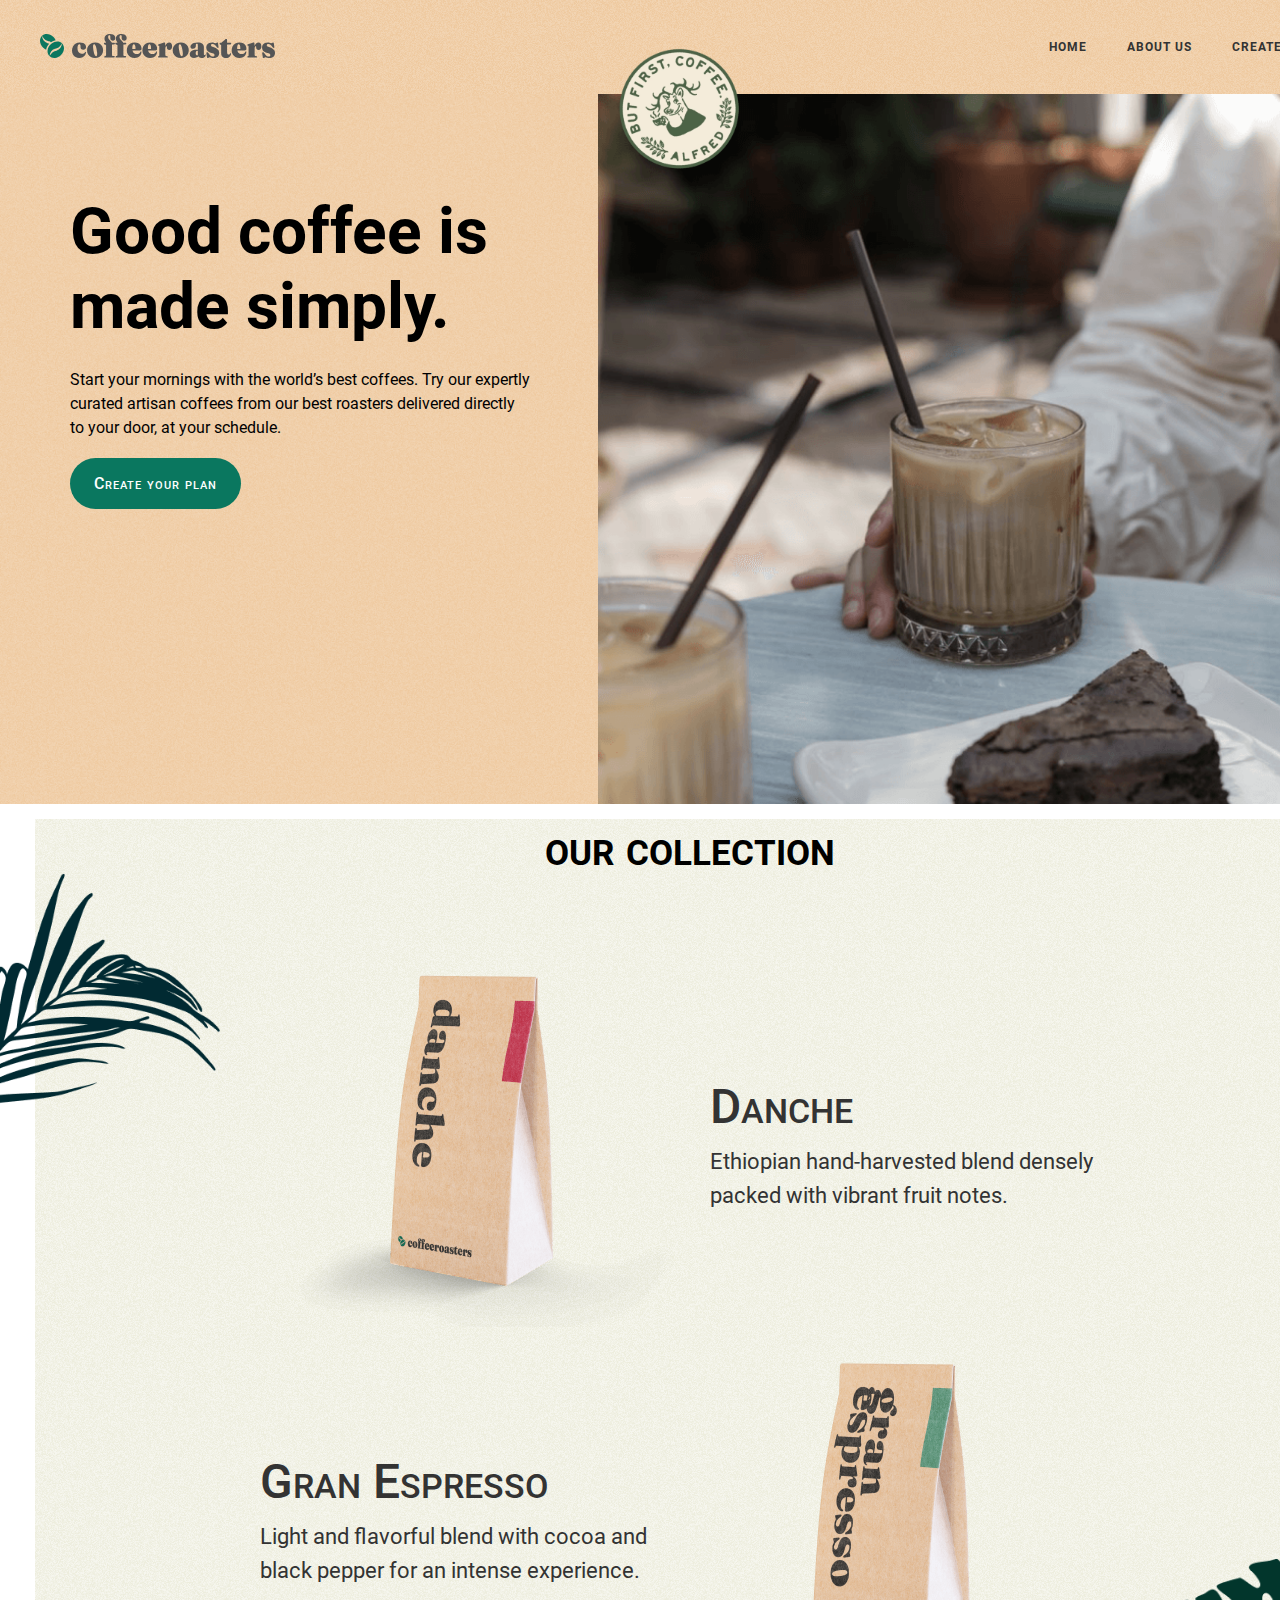
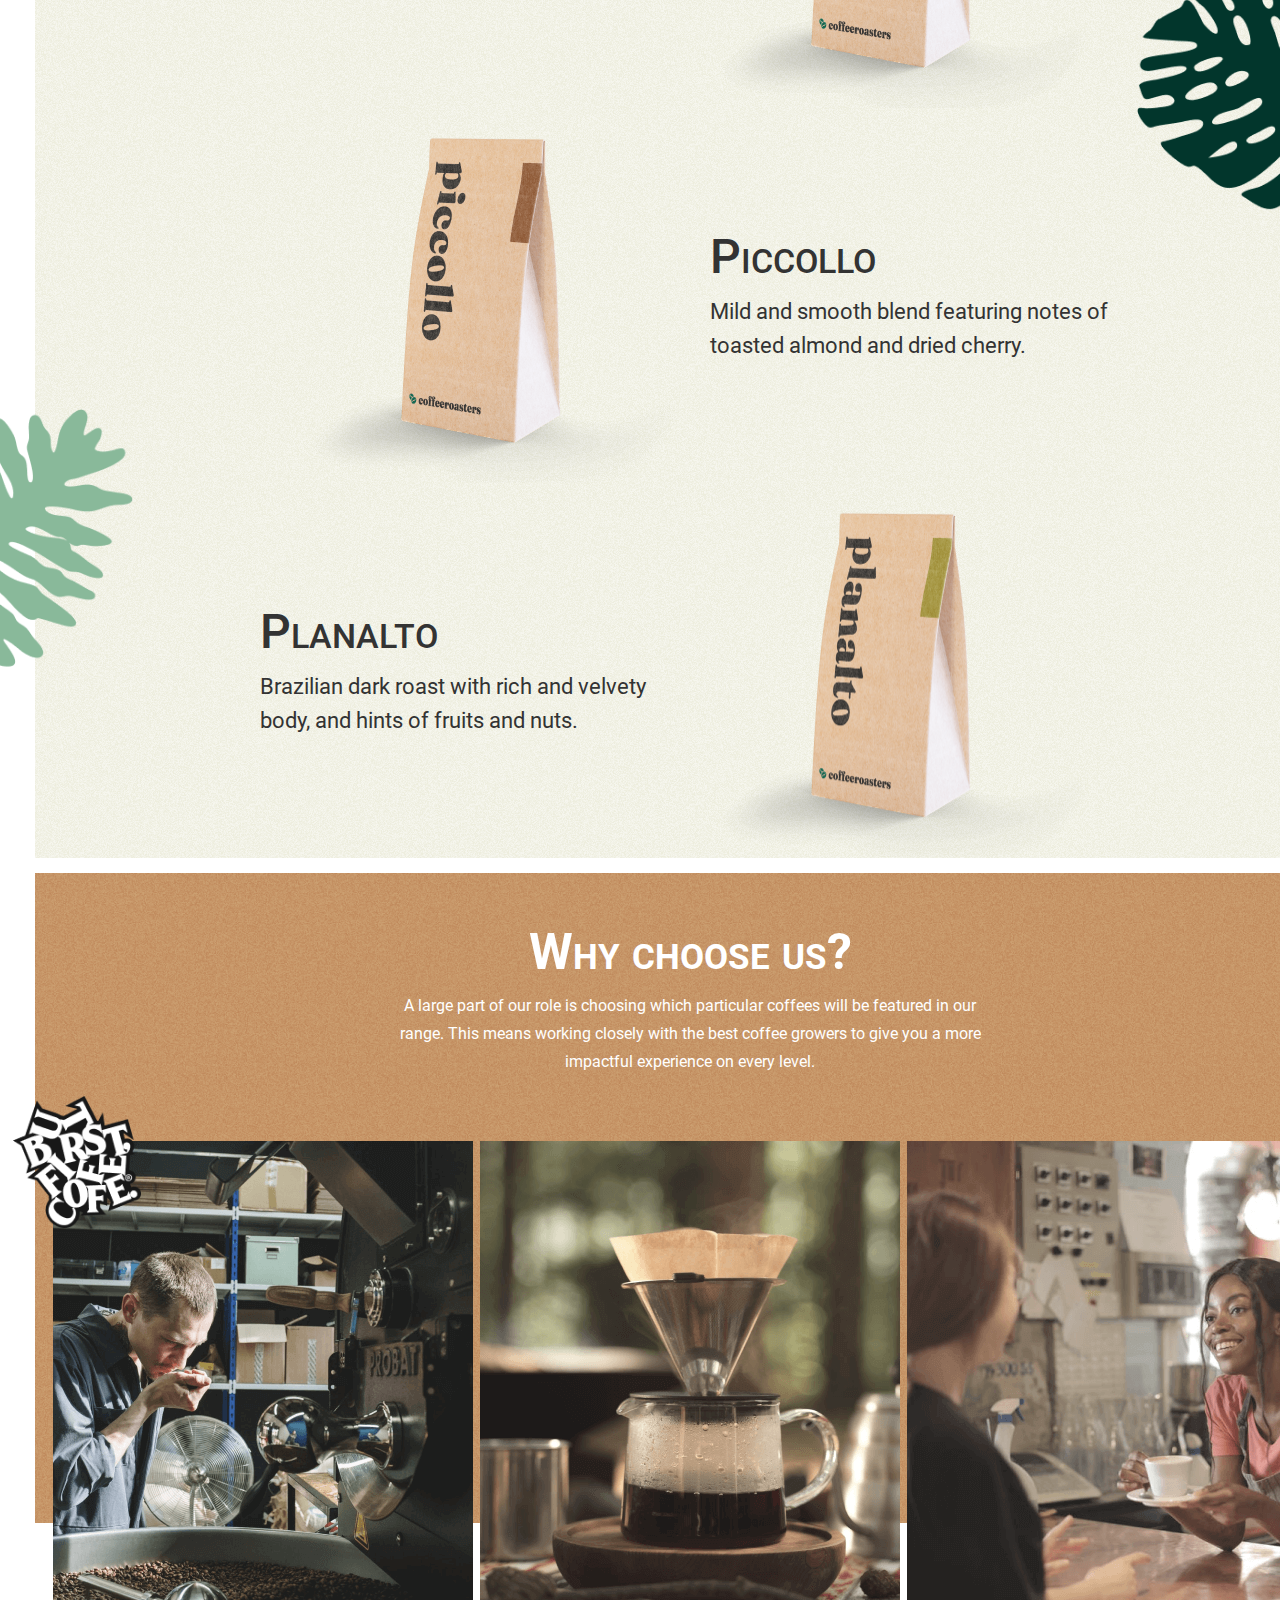
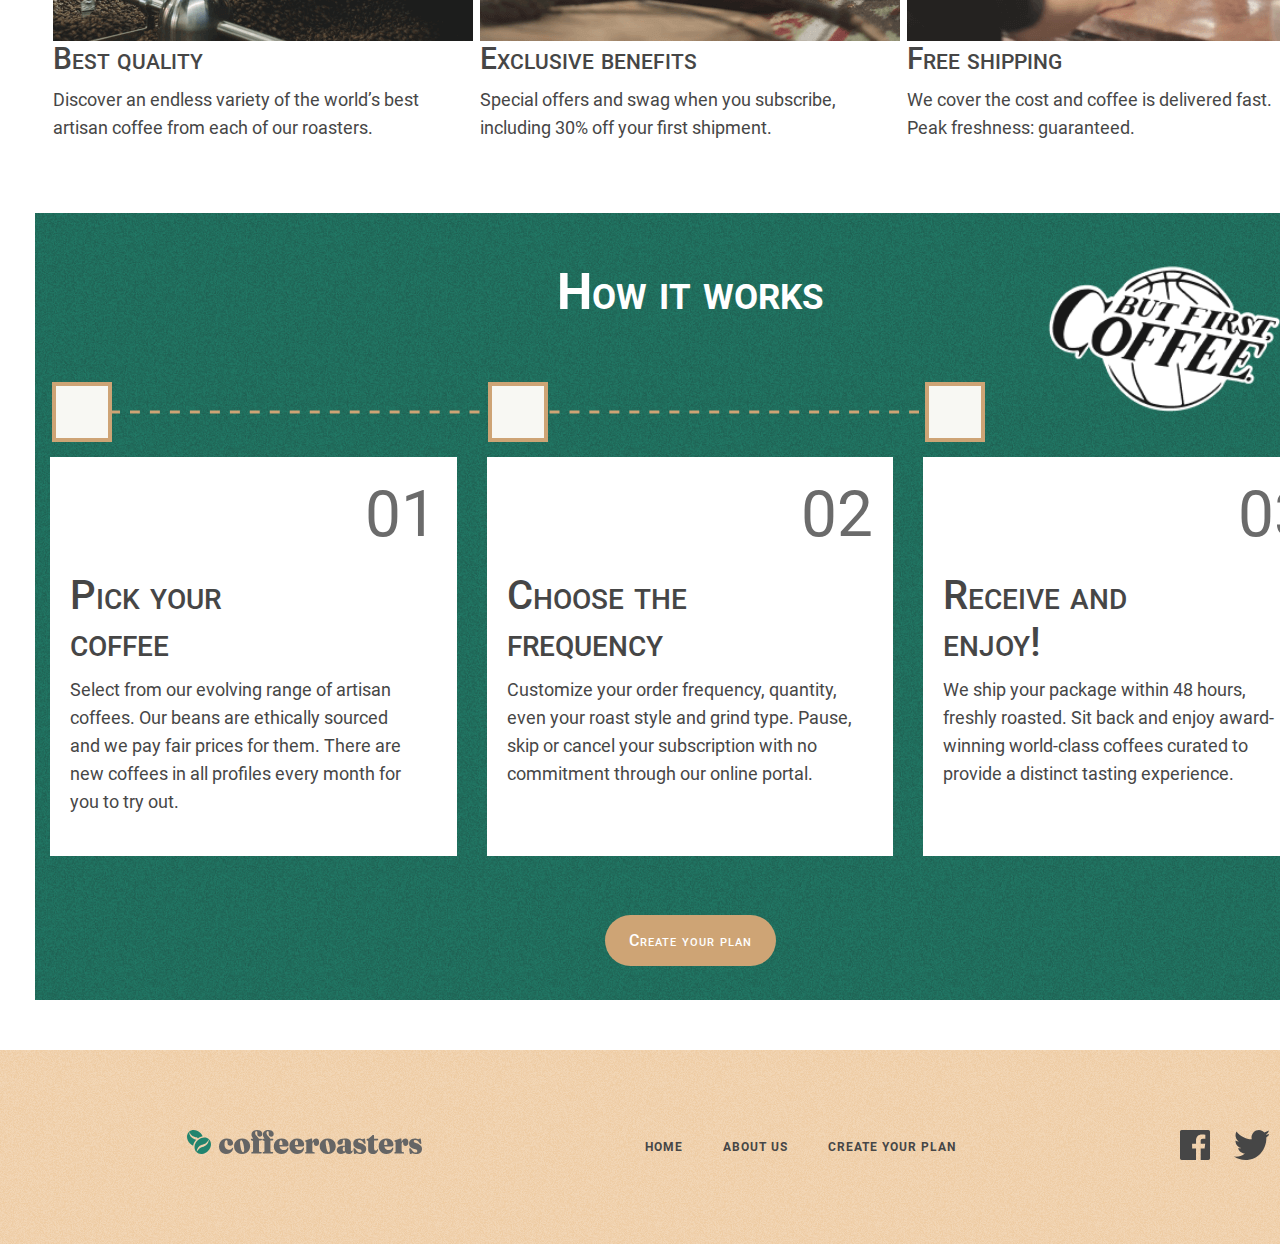
<file: index.html>
<!DOCTYPE html>
<html lang="en">
<head>
  <meta charset="UTF-8">
  <meta http-equiv="X-UA-Compatible" content="IE=edge">
  <meta name="viewport" content="width=device-width, initial-scale=1.0">
  <link rel="stylesheet" href=".//css/main.css">
  <title>Document</title>
</head>
<body>
  <header>
    <section class="header__hero">
      <h1 class="visually-hidden">MacCoffee</h1>
      <div class="container">
        <div class="header-item">
          <a href="./index.html">
            <img class="header-img" src="./images/coffe.svg" 
            alt="Coffe"
            width="235"
            height="24">
          </a>
          <nav>
            <ul class="header-item-in__in">
              
              <li>
                <a class="header-link" href="./index.html">
                  <p class="header-title">HOME</p>
                </a>
              </li>
              
              <li>
                <a class="header-link" href="./cofee.html">
                  <p class="header-title">ABOUT US</p>
                </a>
              </li>
              
              <li>
                <a class="header-link" href="#">
                  <p class="header-title">Create your plan</p>
                </a>
              </li>
              
            </ul>
            
          </nav>
          
        </div>
        
      </div>
      
    </section>
    
  </header>
  
  
  <main>
    <section class="main-one-box">
      <div class="container">
        <div>
          <div class="main-one-box_in">
            
            <h2 class="main-one-box_title">
              Good coffee is made simply.
            </h2>
            
            <p class="main-one-box_title_in">
              Start your mornings with the world’s best coffees. Try our expertly curated artisan coffees from our best roasters delivered directly to your door, at your schedule.
            </p>
            
            <a class="main-one-box_link" href="#">
              Create your plan
            </a>
            
          </div>
        </div>
        
      </div>
    </section>
    
    <section>
      <div class="container">
        <div class="main-two-box__in">
          
          <h2  class="main-two-box__in-in">
            our collection
          </h2>
          
          <ol class="main-two-box-title">
            <li class="main-two-box-title__in">
              <img src="./images/kopi1.png" 
              srcset=" ./images/kopi1.png 1x , ./images/kopi1@2x.png 2x"
              alt="Dowland"
              width="450"
              height="375">
              
              <div class="main-two_title__in">
                <h3 class="main-two-box-item">
                  Danche
                </h3>
                
                <p class="main-two-box-item-in">
                  Ethiopian hand-harvested blend densely packed with vibrant fruit notes.
                </p>
              </div>
              
            </li>
            
            <li class="main-two-box-title__in">
              <img src="./images/kopi2.png" 
              srcset=" ./images/kopi2.png 1x , ./images/kopi2@2x.png 2x"
              alt="Dowland"
              width="450"
              height="375">
              
              <div class="main-two_title__in">
                <h3 class="main-two-box-item">
                  Gran Espresso
                </h3>
                
                <p class="main-two-box-item-in">
                  Light and flavorful blend with cocoa and black pepper for an intense experience.
                </p>
              </div>
              
            </li>
            
            <li class="main-two-box-title__in">
              <img src="./images/kopi3.png" 
              srcset=" ./images/kopi3.png 1x , ./images/kopi3@2x.png 2x"
              alt="Dowland"
              width="450"
              height="375">
              
              <div class="main-two_title__in">
                <h3 class="main-two-box-item">
                  Piccollo
                </h3>
                
                <p class="main-two-box-item-in">
                  Mild and smooth blend featuring notes of toasted almond and dried cherry.
                </p>
              </div>
              
            </li>
            
            <li class="main-two-box-title__in">
              <img src="./images/kopi4.png" 
              srcset=" ./images/kopi4.png 1x , ./images/kopi4@2x.png 2x"
              alt="Dowland"
              width="450"
              height="375">
              
              <div class="main-two_title__in">
                <h3 class="main-two-box-item">
                  Planalto
                </h3>
                
                <p class="main-two-box-item-in">
                  Brazilian dark roast with rich and velvety body, and hints of fruits and nuts.
                </p>
              </div>
              
            </li>
          </ol>
        </div>
      </div>
    </section>
    
    
    <section>
      <div class="container">
        <div class="main-there__inner">
          <div class="main-there-box">
            <div class="main-there-box__in-go">
              <div class="main-there-box__in">
                <h1 class="main-there-box__in-inner">
                  Why choose us?
                </h1>
                <p class="main-there-box__in-inner__in">
                  A large part of our role is choosing which particular coffees will be featured in our range. This means working closely with the best coffee growers to give you a more impactful experience on every level.
                </p>
              </div>
            </div>
            <ul class="main-there-item">
              <li class="main-there-item-in">
                <img src="./images/chel.png" 
                srcset=" ./images/chel.png 1x , ./images/chel@2x.png 2x"
                alt="Man"
                width="420"
                height="500">
                <h3 class="main-there-item-in__inner">
                  Best quality
                </h3>
                <p class="main-there-item-in__inner-in">
                  Discover an endless variety of the world’s best artisan coffee from each of our roasters.
                </p>
              </li>
              
              <li class="main-there-item-in">
                <img src="./images/coco.png" 
                srcset=" ./images/coco.png 1x , ./images/coco@2x.png 2x"
                alt="Man"
                width="420"
                height="500">
                <h3 class="main-there-item-in__inner">
                  Exclusive benefits
                </h3>
                <p class="main-there-item-in__inner-in">
                  Special offers and swag when you subscribe, including 30% off your first shipment.
                </p>
              </li>
              
              <li class="main-there-item-in">
                <img src="./images/odam.png" 
                srcset=" ./images/odam.png 1x , ./images/odam@2x.png 2x"
                alt="Man"
                width="420"
                height="500">
                <h3 class="main-there-item-in__inner">
                  Free shipping
                </h3>
                <p class="main-there-item-in__inner-in">
                  We cover the cost and coffee is delivered fast. Peak freshness: guaranteed.
                </p>
              </li>
              
            </ul>
            
          </div>
        </div>
        
      </div>
      
    </section>
    
    <section>
      <div class="container">
        <div class="main-four__inner">
          <h2 class="main-four-box">
            How it works
          </h2>
          
          <div class="main-four-box-item">
            <span class="main-four-box-item__in"></span>
            <span class="main-four-box-item__in"></span>
            <span class="main-four-box-item__in"></span>
          </div>
          
          <ol class="main-four-box-title">
            <li class="main-four-box-title__in">
              <div>
                <p class="main-four-box-title__in-inner">01</p>
              </div>
              <div class="main-four-box-title__go">
                <h2 class="main-four-box-item-go">
                  Pick your coffee
                </h2>
                <p class="main-four-box-item-go__in">
                  Select from our evolving range of artisan coffees. Our beans are ethically sourced and we pay fair prices for them. There are new coffees in all profiles every month for you to try out.
                </p>
              </div>
            </li>
            
            <li class="main-four-box-title__in">
              <div>
                <p class="main-four-box-title__in-inner">02</p>
              </div>
              <div class="main-four-box-title__go">
                <h2 class="main-four-box-item-go">
                  Choose the frequency
                </h2>
                <p class="main-four-box-item-go__in">
                  Customize your order frequency, quantity, even your roast style and grind type. Pause, skip or cancel your subscription with no commitment through our online portal.
                </p>
              </div>
            </li>
            
            <li class="main-four-box-title__in">
              <div>
                <p class="main-four-box-title__in-inner">03</p>
              </div>
              <div class="main-four-box-title__go">
                <h2 class="main-four-box-item-go">
                  Receive and enjoy!
                </h2>
                <p class="main-four-box-item-go__in">
                  We ship your package within 48 hours, freshly roasted. Sit back and enjoy award-winning world-class coffees curated to provide a distinct tasting experience.
                </p>
              </div>
            </li>
            
          </ol>
          
          <div class="main-four-box-text">
            <a class="main-four-box-link" href="#">
              Create your plan
            </a>
          </div>
          
        </div>
        
      </div> 
    </section>
    
  </main>
  
  <footer>
    <section class="footer-in">
      <div class="container">
        <div class="footer-box">
          <a href="./index.html">
            <img class="footer-img" src="./images/coffe.svg" 
            alt="Coffe"
            width="235"
            height="24">
          </a>
          
          <ul class="footer-box-in">
            
            <li>
              <a class="header-link" href="./index.html">
                <p class="header-title">HOME</p>
              </a>
            </li>
            
            <li>
              <a class="header-link" href="#">
                <p class="header-title">ABOUT US</p>
              </a>
            </li>
            
            <li>
              <a class="header-link" href="#">
                <p class="header-title">Create your plan</p>
              </a>
            </li>
            
          </ul>
          
          <div class="footer-box-item">
            <a style="text-decoration: none;" href="https://www.facebook.com/accounts/login/">
              <img class="footer-box-pic" src="./images/facebook.svg" 
              alt="facebook"
              width="30"
              height="30">
            </a>
           
            
            <a style="text-decoration: none;" href="https://www.twitter.com/accounts/login/">
              <img class="footer-box-pic" src="./images/tvitter.svg" 
              alt="twitter"
              width="35"
              height="30">
            </a>
           
            
            <a style="text-decoration: none;" href="https://www.instagram.com/accounts/login/">
              <img class="footer-box-pic" src="./images/insta.svg" 
              alt="insta"
              width="30"
              height="30">
            </a>
            
          </div>
          
          
        </div>
      </div>
      
    </section>
  </footer>
  
  
</body>
</html>
</file>
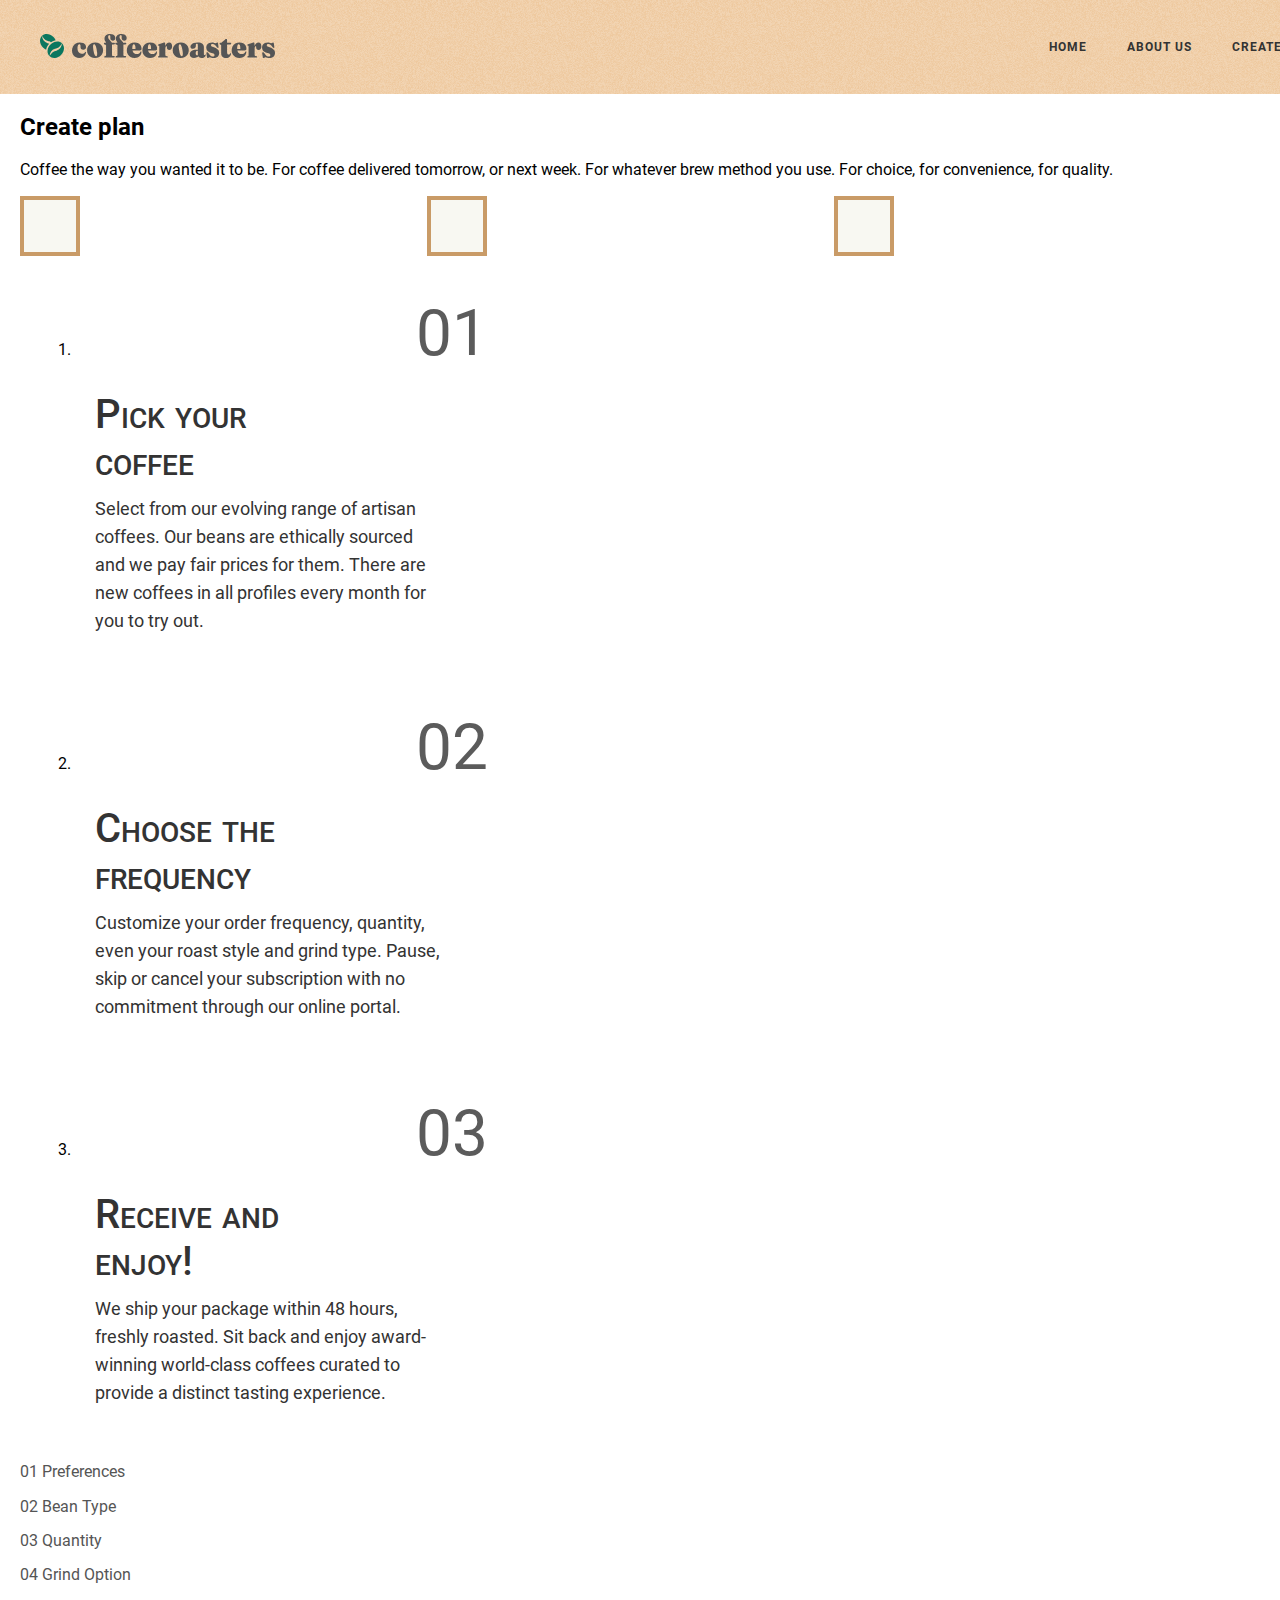
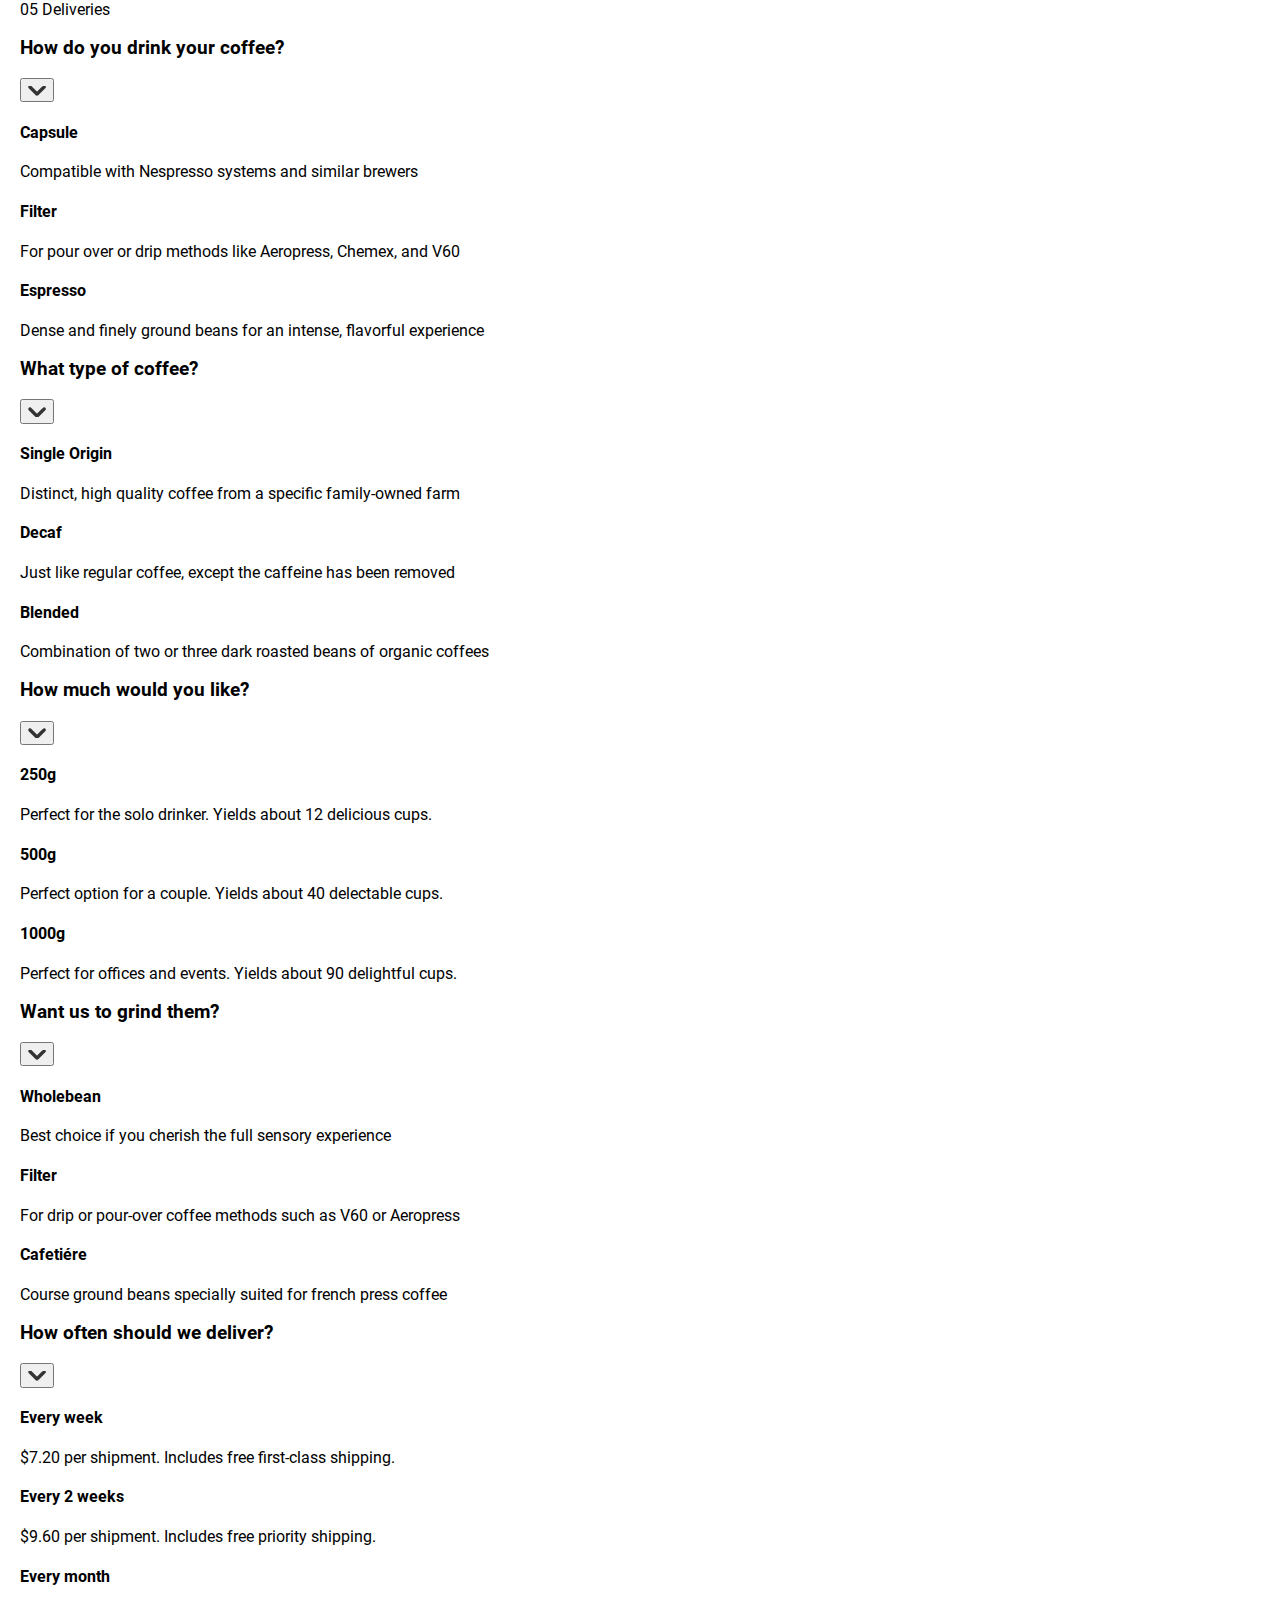
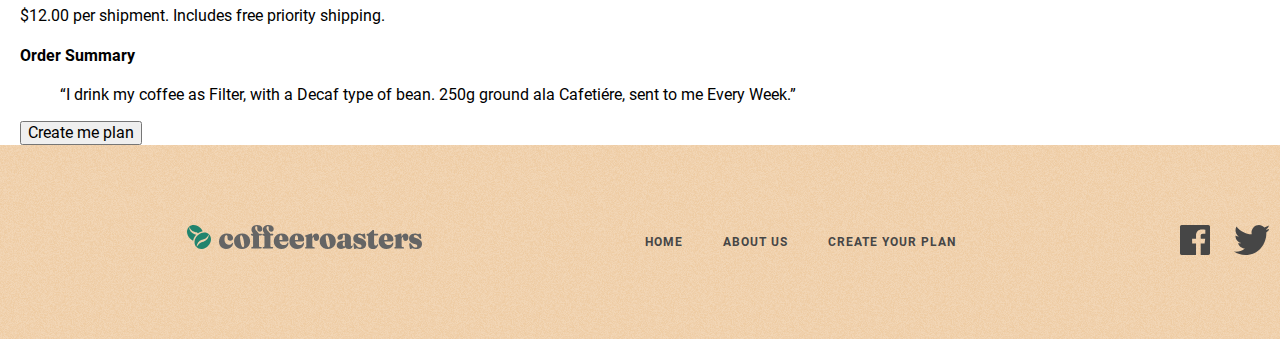
<file: cofe.html>
<!DOCTYPE html>
<html lang="en">
<head>
  <meta charset="UTF-8">
  <meta http-equiv="X-UA-Compatible" content="IE=edge">
  <meta name="viewport" content="width=device-width, initial-scale=1.0">
  <title>Document</title>
  <link rel="stylesheet" href=".//css/main.css">
</head>
<body>
  <header>
    <section class="header__hero">
      <h1 class="visually-hidden">MacCoffee</h1>
      <div class="container">
        <div class="header-item">
          <a href="./index.html">
            <img class="header-img" src="./images/coffe.svg" 
            alt="Coffe"
            width="235"
            height="24">
          </a>
          <nav>
            <ul class="header-item-in__in">
              
              <li>
                <a class="header-link" href="./index.html">
                  <p class="header-title">HOME</p>
                </a>
              </li>
              
              <li>
                <a class="header-link" href="./cofee.html">
                  <p class="header-title">ABOUT US</p>
                </a>
              </li>
              
              <li>
                <a class="header-link" href="./cofe.html">
                  <p class="header-title">Create your plan</p>
                </a>
              </li>
              
            </ul>
            
          </nav>
          
        </div>
        
      </div>
      
    </section>
    
  </header>
  
  <main>
    <section class="_there-main-box-one">
      <div class="container">
        <div>
          <div class="_there-main-box-one-inner">
            
            <h2 class="_there-main-box-one-inner-go">
              Create plan
            </h2>
            
            <p class="_there-main-box-one-inner-in">
              Coffee the way you wanted it to be. For coffee delivered tomorrow, or next week. For whatever brew method you use. For choice, for convenience, for quality.
            </p>
            
          </div>
        </div>
        
      </div>
    </section>
    
    <section>
      <div class="container">
        <div class="main-four__inner-in">
          
          <div class="main-four-box-item_there">
            <span class="main-four-box-item__in"></span>
            <span class="main-four-box-item__in"></span>
            <span class="main-four-box-item__in"></span>
          </div>
          
          <ol class="main-four-box-title_there">
            <li class="main-four-box-title__in">
              <div>
                <p class="main-four-box-title__in-inner">01</p>
              </div>
              <div class="main-four-box-title__go">
                <h2 class="main-four-box-item-go">
                  Pick your coffee
                </h2>
                <p class="main-four-box-item-go__in">
                  Select from our evolving range of artisan coffees. Our beans are ethically sourced and we pay fair prices for them. There are new coffees in all profiles every month for you to try out.
                </p>
              </div>
            </li>
            
            <li class="main-four-box-title__in">
              <div>
                <p class="main-four-box-title__in-inner">02</p>
              </div>
              <div class="main-four-box-title__go">
                <h2 class="main-four-box-item-go">
                  Choose the frequency
                </h2>
                <p class="main-four-box-item-go__in">
                  Customize your order frequency, quantity, even your roast style and grind type. Pause, skip or cancel your subscription with no commitment through our online portal.
                </p>
              </div>
            </li>
            
            <li class="main-four-box-title__in">
              <div>
                <p class="main-four-box-title__in-inner">03</p>
              </div>
              <div class="main-four-box-title__go">
                <h2 class="main-four-box-item-go">
                  Receive and enjoy!
                </h2>
                <p class="main-four-box-item-go__in">
                  We ship your package within 48 hours, freshly roasted. Sit back and enjoy award-winning world-class coffees curated to provide a distinct tasting experience.
                </p>
              </div>
            </li>
            
          </ol>
          
        </div>
        
      </div> 
    </section>
    
    <section>
      <div class="container">
        <div class="_there-main-there-box">
          <div class="_there-main-there-box-in">
            <p class="_there-main-there-box-in--go">
              <a style="text-decoration: none; color: #555555;" href="#">
                01 Preferences
              </a>
            </p>
            
            <p class="_there-main-there-box-in--go">
              <a style="text-decoration: none; color: #555555;" href="#">
                02 Bean Type
              </a>             
            </p>
            
            <p class="_there-main-there-box-in--go">
              <a style="text-decoration: none; color: #555555;" href="#">
                03 Quantity
              </a>            
            </p>
            
            <p class="_there-main-there-box-in--go">
              <a style="text-decoration: none; color: #555555;" href="#">
                04 Grind Option
              </a>           
            </p>
            
            <p class="_there-main-there-box-in--go-in">
              <a style="text-decoration: none; color: #000000;" href="#">
                05 Deliveries
              </a>
            </p>
            
          </div>
          
          <form class="box__box" action="https://echo.htmlacademy.ru/" method="post">
            <div class="box_content">
              <div class="box">
                <h3  class="box-in__go">
                  How do you drink your coffee?
                </h3>
                <button class="box-in" type="button">
                  <img src="../images/ugl.png"
                  srcset=" ../images/ugl.png 1x, ../images/ugl@2x.png 2x" 
                  alt="DOCTYPE"
                  width="18"
                  height="10">
                </button>
              </div>
              
              <div class="box-content">
                <div class="box-main-in__inner">
                  <label class="box-label" for="one">
                    <input class="visually-hidden" type="radio" id="one" name="Capsule">
                    <div class="box-main">
                      <h4 class="box-main-in">
                        Capsule
                      </h4>
                      <p class="box-main-go">
                        Compatible with Nespresso systems and similar brewers
                      </p>
                    </div>
                  </label>
                 
                  
                  <label class="box-label" for="aloo" >
                    <input class="visually-hidden" type="radio" id="aloo" name="Filter">
                    <div class="box-main">
                      <h4 class="box-main-in">
                        Filter
                      </h4>
                      <p class="box-main-go">
                        For pour over or drip methods like Aeropress, Chemex, and V60
                      </p>
                    </div>
                  </label>
                 
                  
                  <label class="box-label" for="dada">
                    <input class="visually-hidden" type="radio" id="dada" name=" Espresso">
                    <div class="box-main">
                      <h4 class="box-main-in">
                        Espresso
                      </h4>
                      <p class="box-main-go">
                        Dense and finely ground beans for an intense, flavorful experience
                      </p>
                    </div>
                  </label>
                 
                
              </div>
              
            </div>

            <div class="box_content__in">
              <div class="box">
                <h3  class="box-in__go">
                  What type of coffee?
                </h3>
                <button class="box-in__inner" type="button">
                  <img src="../images/ugl.png"
                  srcset=" ../images/ugl.png 1x, ../images/ugl@2x.png 2x" 
                  alt="DOCTYPE"
                  width="18"
                  height="10">
                </button>
              </div>
              
              <div class="box-content">
                <div class="box-main-in__inner">
                  <label class="box-label" for="two">
                    <input class="visually-hidden" type="radio" id="two" name="Single Origin">
                    <div class="box-main">
                      <h4 class="box-main-in">
                        Single Origin
                      </h4>
                      <p class="box-main-go">
                        Distinct, high quality coffee from a specific family-owned farm
                      </p>
                    </div>
                  </label>
                  
                  
                  <label class="box-label" for="alo" >
                    <input class="visually-hidden" type="radio" id="alo" name="Decaf">
                    <div class="box-main">
                      <h4 class="box-main-in">
                        Decaf
                      </h4>
                      <p class="box-main-go">
                        Just like regular coffee, except the caffeine has been removed
                      </p>
                    </div>
                  </label>
                 
                  
                  <label class="box-label" for="nono">
                    <input class="visually-hidden" type="radio" id="nono" name=" Blended">
                    <div class="box-main">
                      <h4 class="box-main-in">
                        Blended
                      </h4>
                      <p class="box-main-go">
                        Combination of two or three dark roasted beans of organic coffees
                      </p>
                    </div>
                  </label>
                 
                </div>
                
              </div>
              
            </div>

            <div class="box_content">
              <div class="box">
                <h3  class="box-in__go">
                  How much would you like?
                </h3>
                <button class="box-in" type="button">
                  <img src="../images/ugl.png"
                  srcset=" ../images/ugl.png 1x, ../images/ugl@2x.png 2x" 
                  alt="DOCTYPE"
                  width="18"
                  height="10">
                </button>
              </div>
              
              <div class="box-content">
                <div class="box-main-in__inner">
                  <label class="box-label" for="There">
                    <input class="visually-hidden" type="radio" id="There" name="250g">
                    <div class="box-main">
                      <h4 class="box-main-in">
                        250g
                      </h4>
                      <p class="box-main-go">
                        Perfect for the solo drinker. Yields about 12 delicious cups.
                      </p>
                    </div>
                  </label>
                 
                  
                  <label class="box-label" for="alooo" >
                    <input class="visually-hidden" type="radio" id="alooo" name="500g">
                    <div class="box-main">
                      <h4 class="box-main-in">
                        500g
                      </h4>
                      <p class="box-main-go">
                        Perfect option for a couple. Yields about 40 delectable cups.
                      </p>
                    </div>
                  </label>
                  
                  
                  <label class="box-label" for="lolo">
                    <input class="visually-hidden" type="radio" id="lolo" name=" 1000g">
                    <div class="box-main">
                      <h4 class="box-main-in">
                        1000g
                      </h4>
                      <p class="box-main-go">
                        Perfect for offices and events. Yields about 90 delightful cups.
                      </p>
                    </div>
                  </label>
                 
                </div>
                
              </div>
              
            </div>

            <div class="box_content">
              <div class="box">
                <h3  class="box-in__go">
                  Want us to grind them?
                </h3>
                <button class="box-in" type="button">
                  <img src="../images/ugl.png"
                  srcset=" ../images/ugl.png 1x, ../images/ugl@2x.png 2x" 
                  alt="DOCTYPE"
                  width="18"
                  height="10">
                </button>
              </div>
              
              <div class="box-content">
                <div class="box-main-in__inner">
                  <label class="box-label" for="four">
                    <input class="visually-hidden" type="radio" id="four" name="Wholebean">
                    <div class="box-main">
                      <h4 class="box-main-in">
                        Wholebean
                      </h4>
                      <p class="box-main-go">
                        Best choice if you cherish the full sensory experience
                      </p>
                    </div>
                  </label>
                 
                  
                  <label class="box-label" for="ala" >
                    <input class="visually-hidden" type="radio" id="ala" name="Filter">
                    <div class="box-main">
                      <h4 class="box-main-in">
                        Filter
                      </h4>
                      <p class="box-main-go">
                        For drip or pour-over coffee methods such as V60 or Aeropress
                      </p>
                    </div>
                  </label>
                 
                  
                  <label class="box-label" for="daa">
                    <input class="visually-hidden" type="radio" id="daa" name=" Cafetiére">
                    <div class="box-main">
                      <h4 class="box-main-in">
                        Cafetiére
                      </h4>
                      <p class="box-main-go">
                        Course ground beans specially suited for french press coffee
                      </p>
                    </div>
                  </label>
                  
                </div>
                
              </div>
              
            </div>

            <div class="box_content">
              <div class="box">
                <h3  class="box-in__go">
                  How often should we deliver?
                </h3>
                <button class="box-in" type="button">
                  <img src="../images/ugl.png"
                  srcset=" ../images/ugl.png 1x, ../images/ugl@2x.png 2x" 
                  alt="DOCTYPE"
                  width="18"
                  height="10">
                </button>
              </div>
              
              <div class="box-content">
                <div class="box-main-in__inner">
                  <label class="box-label" for="fine">
                    <input class="visually-hidden" type="radio" id="fine" name="Every week">
                    <div class="box-main">
                      <h4 class="box-main-in">
                        Every week
                      </h4>
                      <p class="box-main-go">
                        $7.20 per shipment. Includes free first-class shipping.
                      </p>
                    </div>
                  </label>
                 
                  
                  <label class="box-label" for="oloo" >
                    <input class="visually-hidden" type="radio" id="oloo" name="Every 2 weeks">
                  
                    <div class="box-main">
                      <h4 class="box-main-in">
                        Every 2 weeks
                      </h4>
                      <p class="box-main-go">
                        $9.60 per shipment. Includes free priority shipping.
                      </p>
                    </div>
                  </label>
                 
                  <label class="box-label" for="da0a">
                    <input class="visually-hidden" type="radio" id="da0a" name=" Every month">
                    <div class="box-main">
                      <h4 class="box-main-in">
                        Every month
                      </h4>
                      <p class="box-main-go">
                        $12.00 per shipment. Includes free priority shipping.
                      </p>
                    </div>
                  </label>
                 
                </div>
                
              </div>
              
            </div>
            
            
            <div class="box-item">
              <h4 class="box-item-in">
                Order Summary
              </h4>
              <blockquote class="box-item-go">
                “I drink my coffee as Filter, with a Decaf type of bean. 250g ground ala Cafetiére, sent to me Every Week.”
              </blockquote>
            </div>
            
            <div class="box-title">
              <button class="box-title-in" type="submit">
                Create me plan
              </button>
            </div>
            
          </form>
          
        </div>
      </div>
    </section>
    
  </main>

  <footer>
    <section class="footer-in">
      <div class="container">
        <div class="footer-box">
          <a href="./index.html">
            <img class="footer-img" src="./images/coffe.svg" 
            alt="Coffe"
            width="235"
            height="24">
          </a>
          
          <ul class="footer-box-in">
            
            <li>
              <a class="header-link" href="./index.html">
                <p class="header-title">HOME</p>
              </a>
            </li>
            
            <li>
              <a class="header-link" href="#">
                <p class="header-title">ABOUT US</p>
              </a>
            </li>
            
            <li>
              <a class="header-link" href="#">
                <p class="header-title">Create your plan</p>
              </a>
            </li>
            
          </ul>
          
          <div class="footer-box-item">
            <a style="text-decoration: none;" href="https://www.facebook.com/accounts/login/">
              <img class="footer-box-pic" src="./images/facebook.svg" 
              alt="facebook"
              width="30"
              height="30">
            </a>
           
            
            <a style="text-decoration: none;" href="https://www.twitter.com/accounts/login/">
              <img class="footer-box-pic" src="./images/tvitter.svg" 
              alt="twitter"
              width="35"
              height="30">
            </a>
           
            
            <a style="text-decoration: none;" href="https://www.instagram.com/accounts/login/">
              <img class="footer-box-pic" src="./images/insta.svg" 
              alt="insta"
              width="30"
              height="30">
            </a>
            
          </div>
          
          
        </div>
      </div>
      
    </section>
  </footer>
  
  
  <script src="./js/main.js"></script>
</body>
</html>
</file>
<file: css/main.css>
@font-face {
  font-family: 'Roboto';
  font-style: normal;
  font-weight: 400;
  src: url("../fonts/roboto-v29-latin-regular.woff2") format("woff2"), url("../fonts/roboto-v29-latin-regular.woff") format("woff");
}

@font-face {
  font-family: 'Roboto';
  font-style: normal;
  font-weight: 500;
  src: url("../fonts/roboto-v29-latin-500.woff2") format("woff2"), url("../fonts/roboto-v29-latin-500.woff") format("woff");
}

@font-face {
  font-family: 'Roboto';
  font-style: normal;
  font-weight: 700;
  src: url("../fonts/roboto-v29-latin-700.woff2") format("woff2"), url("../fonts/roboto-v29-latin-700.woff") format("woff");
}

/*! normalize.css v8.0.1 | MIT License | github.com/necolas/normalize.css */
/* Document
   ========================================================================== */
/**
 * 1. Correct the line height in all browsers.
 * 2. Prevent adjustments of font size after orientation changes in iOS.
 */
html {
  line-height: 1.15;
  /* 1 */
  -webkit-text-size-adjust: 100%;
  /* 2 */
}

/* Sections
   ========================================================================== */
/**
 * Remove the margin in all browsers.
 */
body {
  margin: 0;
}

/**
 * Render the `main` element consistently in IE.
 */
main {
  display: block;
}

/**
 * Correct the font size and margin on `h1` elements within `section` and
 * `article` contexts in Chrome, Firefox, and Safari.
 */
h1 {
  font-size: 2em;
  margin: 0.67em 0;
}

/* Grouping content
   ========================================================================== */
/**
 * 1. Add the correct box sizing in Firefox.
 * 2. Show the overflow in Edge and IE.
 */
hr {
  -webkit-box-sizing: content-box;
          box-sizing: content-box;
  /* 1 */
  height: 0;
  /* 1 */
  overflow: visible;
  /* 2 */
}

/**
 * 1. Correct the inheritance and scaling of font size in all browsers.
 * 2. Correct the odd `em` font sizing in all browsers.
 */
pre {
  font-family: monospace, monospace;
  /* 1 */
  font-size: 1em;
  /* 2 */
}

/* Text-level semantics
   ========================================================================== */
/**
 * Remove the gray background on active links in IE 10.
 */
a {
  background-color: transparent;
}

/**
 * 1. Remove the bottom border in Chrome 57-
 * 2. Add the correct text decoration in Chrome, Edge, IE, Opera, and Safari.
 */
abbr[title] {
  border-bottom: none;
  /* 1 */
  text-decoration: underline;
  /* 2 */
  -webkit-text-decoration: underline dotted;
          text-decoration: underline dotted;
  /* 2 */
}

/**
 * Add the correct font weight in Chrome, Edge, and Safari.
 */
b,
strong {
  font-weight: bolder;
}

/**
 * 1. Correct the inheritance and scaling of font size in all browsers.
 * 2. Correct the odd `em` font sizing in all browsers.
 */
code,
kbd,
samp {
  font-family: monospace, monospace;
  /* 1 */
  font-size: 1em;
  /* 2 */
}

/**
 * Add the correct font size in all browsers.
 */
small {
  font-size: 80%;
}

/**
 * Prevent `sub` and `sup` elements from affecting the line height in
 * all browsers.
 */
sub,
sup {
  font-size: 75%;
  line-height: 0;
  position: relative;
  vertical-align: baseline;
}

sub {
  bottom: -0.25em;
}

sup {
  top: -0.5em;
}

/* Embedded content
   ========================================================================== */
/**
 * Remove the border on images inside links in IE 10.
 */
img {
  border-style: none;
}

/* Forms
   ========================================================================== */
/**
 * 1. Change the font styles in all browsers.
 * 2. Remove the margin in Firefox and Safari.
 */
button,
input,
optgroup,
select,
textarea {
  font-family: inherit;
  /* 1 */
  font-size: 100%;
  /* 1 */
  line-height: 1.15;
  /* 1 */
  margin: 0;
  /* 2 */
}

/**
 * Show the overflow in IE.
 * 1. Show the overflow in Edge.
 */
button,
input {
  /* 1 */
  overflow: visible;
}

/**
 * Remove the inheritance of text transform in Edge, Firefox, and IE.
 * 1. Remove the inheritance of text transform in Firefox.
 */
button,
select {
  /* 1 */
  text-transform: none;
}

/**
 * Correct the inability to style clickable types in iOS and Safari.
 */
button,
[type="button"],
[type="reset"],
[type="submit"] {
  -webkit-appearance: button;
}

/**
 * Remove the inner border and padding in Firefox.
 */
button::-moz-focus-inner,
[type="button"]::-moz-focus-inner,
[type="reset"]::-moz-focus-inner,
[type="submit"]::-moz-focus-inner {
  border-style: none;
  padding: 0;
}

/**
 * Restore the focus styles unset by the previous rule.
 */
button:-moz-focusring,
[type="button"]:-moz-focusring,
[type="reset"]:-moz-focusring,
[type="submit"]:-moz-focusring {
  outline: 1px dotted ButtonText;
}

/**
 * Correct the padding in Firefox.
 */
fieldset {
  padding: 0.35em 0.75em 0.625em;
}

/**
 * 1. Correct the text wrapping in Edge and IE.
 * 2. Correct the color inheritance from `fieldset` elements in IE.
 * 3. Remove the padding so developers are not caught out when they zero out
 *    `fieldset` elements in all browsers.
 */
legend {
  -webkit-box-sizing: border-box;
          box-sizing: border-box;
  /* 1 */
  color: inherit;
  /* 2 */
  display: table;
  /* 1 */
  max-width: 100%;
  /* 1 */
  padding: 0;
  /* 3 */
  white-space: normal;
  /* 1 */
}

/**
 * Add the correct vertical alignment in Chrome, Firefox, and Opera.
 */
progress {
  vertical-align: baseline;
}

/**
 * Remove the default vertical scrollbar in IE 10+.
 */
textarea {
  overflow: auto;
}

/**
 * 1. Add the correct box sizing in IE 10.
 * 2. Remove the padding in IE 10.
 */
[type="checkbox"],
[type="radio"] {
  -webkit-box-sizing: border-box;
          box-sizing: border-box;
  /* 1 */
  padding: 0;
  /* 2 */
}

/**
 * Correct the cursor style of increment and decrement buttons in Chrome.
 */
[type="number"]::-webkit-inner-spin-button,
[type="number"]::-webkit-outer-spin-button {
  height: auto;
}

/**
 * 1. Correct the odd appearance in Chrome and Safari.
 * 2. Correct the outline style in Safari.
 */
[type="search"] {
  -webkit-appearance: textfield;
  /* 1 */
  outline-offset: -2px;
  /* 2 */
}

/**
 * Remove the inner padding in Chrome and Safari on macOS.
 */
[type="search"]::-webkit-search-decoration {
  -webkit-appearance: none;
}

/**
 * 1. Correct the inability to style clickable types in iOS and Safari.
 * 2. Change font properties to `inherit` in Safari.
 */
::-webkit-file-upload-button {
  -webkit-appearance: button;
  /* 1 */
  font: inherit;
  /* 2 */
}

/* Interactive
   ========================================================================== */
/*
 * Add the correct display in Edge, IE 10+, and Firefox.
 */
details {
  display: block;
}

/*
 * Add the correct display in all browsers.
 */
summary {
  display: list-item;
}

/* Misc
   ========================================================================== */
/**
 * Add the correct display in IE 10+.
 */
template {
  display: none;
}

/**
 * Add the correct display in IE 10.
 */
[hidden] {
  display: none;
}

html {
  height: 100%;
  scroll-behavior: smooth;
}

*, *::before, *::after {
  -webkit-box-sizing: border-box;
          box-sizing: border-box;
  scroll-behavior: smooth;
}

body {
  margin: 0;
  padding: 0;
  font-family: "Roboto", "Arial", sans-serif;
}

img {
  vertical-align: middle;
  -o-object-fit: cover;
     object-fit: cover;
}

.visually-hidden {
  clip: rect(0 0 0 0);
  -webkit-clip-path: inset(50%);
          clip-path: inset(50%);
  height: 1px;
  overflow: hidden;
  position: absolute;
  white-space: nowrap;
  width: 1px;
}

.container {
  width: 1380px;
  margin: 0 auto;
  padding: 0 20px;
}

.header__hero {
  background: url("../images/qum.png");
  background-blend-mode: overlay;
  background-color: #F2D4B2;
  opacity: 1.25;
  padding: 20px;
}

.header-img {
  text-align: center;
  margin-top: 14px;
}

.header-item {
  display: -webkit-box;
  display: -ms-flexbox;
  display: flex;
  -webkit-box-pack: justify;
      -ms-flex-pack: justify;
          justify-content: space-between;
}

.header-item-in__in {
  display: -webkit-box;
  display: -ms-flexbox;
  display: flex;
  margin: 0;
  padding: 0;
  list-style: none;
}

.header-title {
  margin: 0;
  padding: 20px;
  font-weight: 700;
  font-size: 12px;
  line-height: 14px;
  letter-spacing: 1px;
  text-transform: uppercase;
  color: #333333;
}

.header-link {
  text-decoration: none;
}

@media only screen and (-webkit-min-device-pixel-ratio: 2), only screen and (min--moz-device-pixel-ratio: 2), only screen and (min-device-pixel-ratio: 2), only screen and (min-resolution: 192dpi), only screen and (min-resolution: 2dppx) {
  .header__hero {
    background: url("../images/qum@2x.png");
  }
}

.header__hero {
  background: url("../images/qum.png");
  background-blend-mode: overlay;
  background-color: #F2D4B2;
  opacity: 1.25;
  padding: 20px;
}

.header-img {
  text-align: center;
  margin-top: 14px;
}

.header-item {
  display: -webkit-box;
  display: -ms-flexbox;
  display: flex;
  -webkit-box-pack: justify;
      -ms-flex-pack: justify;
          justify-content: space-between;
}

.header-item-in__in {
  display: -webkit-box;
  display: -ms-flexbox;
  display: flex;
  margin: 0;
  padding: 0;
  list-style: none;
}

.header-title {
  margin: 0;
  padding: 20px;
  font-weight: 700;
  font-size: 12px;
  line-height: 14px;
  letter-spacing: 1px;
  text-transform: uppercase;
  color: #333333;
}

.header-link {
  text-decoration: none;
}

@media only screen and (-webkit-min-device-pixel-ratio: 2), only screen and (min--moz-device-pixel-ratio: 2), only screen and (min-device-pixel-ratio: 2), only screen and (min-resolution: 192dpi), only screen and (min-resolution: 2dppx) {
  .header__hero {
    background: url("../images/qum@2x.png");
  }
}

.main-one-box {
  display: -webkit-box;
  display: -ms-flexbox;
  display: flex;
  height: 710px;
  background-image: url("../images/cacao.png"), url("../images/qum.png");
  background-repeat: no-repeat;
  background-blend-mode: normal, overlay;
  background-color: #F2D4B2;
  background-size: contain, 100%;
  background-position: calc(50% + 320px) bottom, center center;
}

.main-one-box_in {
  width: 512px;
  padding-top: 100px;
  padding-left: 50px;
}

.main-one-box_title {
  position: relative;
  margin-top: 0;
  margin-bottom: 24px;
  font-weight: 700;
  font-size: 64px;
  line-height: 75px;
  color: #000000;
}

.main-one-box_title::before {
  display: block;
  position: absolute;
  top: calc(-165px);
  left: calc(530px);
  width: 160px;
  height: 160px;
  background-image: url("../images/olen.png");
  background-size: contain;
  background-repeat: no-repeat;
  content: '';
}

.main-one-box_title_in {
  margin-top: 0;
  margin-bottom: 34px;
  font-weight: 400;
  font-size: 16px;
  line-height: 24px;
  color: #000000;
}

.main-one-box_link {
  text-decoration: none;
  font-weight: 500;
  font-size: 16px;
  line-height: 19px;
  text-align: center;
  letter-spacing: 1px;
  font-variant: small-caps;
  color: #FFFFFF;
  background: #0A775F;
  border-radius: 100px;
  padding: 16px 24px;
}

@media only screen and (-webkit-min-device-pixel-ratio: 2), only screen and (min--moz-device-pixel-ratio: 2), only screen and (min-device-pixel-ratio: 2), only screen and (min-resolution: 192dpi), only screen and (min-resolution: 2dppx) {
  .main-one-box {
    background-image: url("../images/cacao@2x.png"), url("../images/qum@2x.png");
  }
  .main-one-box_title::before {
    background-image: url("../images/olen@2x.png");
  }
}

.main-two-box__in {
  position: relative;
  background-color: #F6F6EE;
  margin: 15px;
  background-image: url("../images/qum2.png");
  background-blend-mode: overlay;
  background-repeat: no-repeat;
  background-position: 100%;
}

.main-two-box__in::before {
  display: block;
  position: absolute;
  top: calc(54px);
  left: calc(-115px);
  width: 306px;
  height: 300px;
  background-image: url("../images/ot.png");
  background-size: contain;
  background-repeat: no-repeat;
  content: '';
}

.main-two-box__in-in {
  margin-top: 0;
  margin-bottom: 80px;
  font-weight: 700;
  font-size: 50px;
  line-height: 59px;
  text-align: center;
  font-variant: small-caps;
  color: #000000;
}

.main-two-box__in-in::before {
  display: block;
  position: absolute;
  top: calc(1190px);
  left: calc(-196px);
  width: 316px;
  height: 269px;
  background-image: url("../images/ot3.png");
  background-size: contain;
  background-repeat: no-repeat;
  content: '';
}

.main-two-box-title {
  position: relative;
  margin: 0;
  padding: 0;
  list-style: none;
}

.main-two-box-title::before {
  display: block;
  position: absolute;
  top: calc(600px);
  left: calc(1102px);
  width: 392px;
  height: 388px;
  background-image: url("../images/ot2.png");
  background-size: contain;
  background-repeat: no-repeat;
  content: '';
}

.main-two-box-title__in {
  display: -webkit-box;
  display: -ms-flexbox;
  display: flex;
  -webkit-box-pack: center;
      -ms-flex-pack: center;
          justify-content: center;
  -webkit-box-align: center;
      -ms-flex-align: center;
          align-items: center;
  position: relative;
}

.main-two-box-title__in:nth-child(even) {
  display: -webkit-box;
  display: -ms-flexbox;
  display: flex;
  -webkit-box-orient: horizontal;
  -webkit-box-direction: reverse;
      -ms-flex-direction: row-reverse;
          flex-direction: row-reverse;
}

.main-two_title__in {
  width: 410px;
}

.main-two-box-item {
  margin-top: 0;
  margin-bottom: 10px;
  font-weight: 500;
  font-size: 48px;
  line-height: 56px;
  font-variant: small-caps;
  color: #333333;
}

.main-two-box-item-in {
  margin: 0;
  font-weight: 400;
  font-size: 22px;
  line-height: 34px;
  color: #333333;
}

@media only screen and (-webkit-min-device-pixel-ratio: 2), only screen and (min--moz-device-pixel-ratio: 2), only screen and (min-device-pixel-ratio: 2), only screen and (min-resolution: 192dpi), only screen and (min-resolution: 2dppx) {
  .main-two-box__in {
    background-image: url("../images/qum2@2x.png");
  }
  .main-two-box__in::before {
    background-image: url("../images/ot@2x.png");
  }
  .main-two-box__in-in::before {
    background-image: url("../images/ot3@2x.png");
  }
  .main-two-box-title::before {
    background-image: url("../images/ot2@2x.png");
  }
}

.main-there__inner {
  margin-top: 15px;
  margin-right: 15px;
  margin-bottom: 290px;
  margin-left: 15px;
}

.main-there-box {
  background-image: url("../images/qum.png");
  background-repeat: no-repeat;
  background-size: 100%;
  background-color: #C79662;
  background-blend-mode: overlay;
  opacity: 0.9;
  height: 650px;
}

.main-there-box__in-go {
  text-align: center;
  padding: 50px;
}

.main-there-box__in {
  display: inline-block;
  right: auto;
  left: auto;
  width: 581px;
  -webkit-box-align: center;
      -ms-flex-align: center;
          align-items: center;
}

.main-there-box__in-inner {
  margin-top: 0;
  margin-bottom: 10px;
  font-weight: 700;
  font-size: 50px;
  line-height: 59px;
  text-align: center;
  font-variant: small-caps;
  color: #FFFFFF;
}

.main-there-box__in-inner__in {
  margin: 0;
  font-weight: 400;
  font-size: 16px;
  line-height: 28px;
  text-align: center;
  color: #FFFFFF;
}

.main-there-item {
  position: relative;
  display: -webkit-box;
  display: -ms-flexbox;
  display: flex;
  margin: 0;
  padding: 15px;
}

.main-there-item::before {
  position: absolute;
  top: calc(-30px);
  left: calc(-22px);
  display: block;
  width: 128px;
  height: 135px;
  background-image: url("../images/nimadir.png");
  background-size: contain;
  background-repeat: no-repeat;
  content: '';
}

.main-there-item-in {
  list-style: none;
  display: -webkit-box;
  display: -ms-flexbox;
  display: flex;
  -webkit-box-orient: vertical;
  -webkit-box-direction: normal;
      -ms-flex-direction: column;
          flex-direction: column;
  width: 420px;
  margin-left: auto;
  margin-right: auto;
}

.main-there-item-in__inner {
  margin-top: 0;
  margin-bottom: 10px;
  font-weight: 500;
  font-size: 30px;
  line-height: 35px;
  font-variant: small-caps;
  color: #333333;
}

.main-there-item-in__inner-in {
  width: 377px;
  margin: 0;
  font-weight: 400;
  font-size: 18px;
  line-height: 28px;
  color: #333333;
}

@media only screen and (-webkit-min-device-pixel-ratio: 2), only screen and (min--moz-device-pixel-ratio: 2), only screen and (min-device-pixel-ratio: 2), only screen and (min-resolution: 192dpi), only screen and (min-resolution: 2dppx) {
  .main-there-box {
    background-image: url("../images/qum@2x.png");
  }
  .main-there-item::before {
    background-image: url("../images/nimadir@2x.png");
  }
}

.main-four__inner {
  margin: 15px 15px 50px 15px;
  background-image: url("../images/qum.png");
  background-repeat: repeat;
  background-size: 100%;
  background-color: #096A55;
  background-blend-mode: overlay;
  opacity: 0.9;
}

.main-four-box {
  padding-top: 50px;
  margin-top: 0;
  margin-bottom: 60px;
  font-weight: 700;
  font-size: 50px;
  line-height: 59px;
  text-align: center;
  font-variant: small-caps;
  color: #FFFFFF;
}

.main-four-box-item {
  position: relative;
  display: -webkit-box;
  display: -ms-flexbox;
  display: flex;
  -ms-flex-pack: distribute;
      justify-content: space-around;
  background-image: url("../images/chiziq.png");
  background-repeat: no-repeat;
  background-position: center left 40px;
}

.main-four-box-item::before {
  position: absolute;
  top: calc(-155px);
  right: calc(58px);
  display: block;
  width: 255px;
  height: 215px;
  background-image: url("../images/mechta.png");
  background-size: contain;
  background-repeat: no-repeat;
  content: '';
}

.main-four-box-item__in {
  margin-right: 343px;
  display: inline-block;
  width: 60px;
  height: 60px;
  background-color: #F8F8F2;
  border: 4px solid #C99B67;
  -webkit-box-sizing: border-box;
          box-sizing: border-box;
}

.main-four-box-title {
  list-style: none;
  margin: 0;
  padding: 0;
  display: -webkit-box;
  display: -ms-flexbox;
  display: flex;
  -webkit-box-pack: space-evenly;
      -ms-flex-pack: space-evenly;
          justify-content: space-evenly;
}

.main-four-box-title__in {
  width: 433px;
  background-color: #FFFFFF;
  margin: 15px;
}

.main-four-box-title__in-inner {
  padding: 20px;
  margin: 0;
  text-align: right;
  font-weight: 400;
  font-size: 64px;
  line-height: 75px;
  font-variant: small-caps;
  color: #333333;
  opacity: 0.8;
}

.main-four-box-title__go {
  width: 385px;
  padding: 0px 20px 40px 20px;
}

.main-four-box-item-go {
  width: 231px;
  margin-top: 0;
  margin-bottom: 10px;
  font-weight: 500;
  font-size: 40px;
  line-height: 47px;
  font-variant: small-caps;
  color: #333333;
}

.main-four-box-item-go__in {
  margin: 0;
  font-weight: 400;
  font-size: 18px;
  line-height: 28px;
  color: #333333;
}

.main-four-box-text {
  text-align: center;
  padding-top: 60px;
  padding-bottom: 50px;
}

.main-four-box-link {
  padding: 16px 24px;
  text-decoration: none;
  font-weight: 500;
  font-size: 16px;
  line-height: 19px;
  text-align: center;
  letter-spacing: 1px;
  font-variant: small-caps;
  color: #FFFFFF;
  background: #C99B67;
  border-radius: 100px;
}

@media only screen and (-webkit-min-device-pixel-ratio: 2), only screen and (min--moz-device-pixel-ratio: 2), only screen and (min-device-pixel-ratio: 2), only screen and (min-resolution: 192dpi), only screen and (min-resolution: 2dppx) {
  .main-four__inner {
    background-image: url("../images/qum@2x.png");
  }
  .main-four-box-item {
    background-image: url("../images/chiziq@2x.png");
  }
  .main-four-box-item::before {
    background-image: url("../images/mechta@2x.png");
  }
}

.footer-in {
  padding: 70px;
  background-color: #F1D2AE;
  background-image: url("../images/qum.png");
  background-blend-mode: overlay;
  opacity: 0.9;
}

.footer-img {
  margin-top: 10px;
  margin-right: 10px;
}

.footer-box {
  display: -webkit-box;
  display: -ms-flexbox;
  display: flex;
  -ms-flex-pack: distribute;
      justify-content: space-around;
  text-align: center;
}

.footer-box-in {
  margin: 0;
  padding: 0;
  list-style: none;
  display: -webkit-box;
  display: -ms-flexbox;
  display: flex;
}

.footer-box-pic {
  margin: 10px;
}

@media only screen and (-webkit-min-device-pixel-ratio: 2), only screen and (min--moz-device-pixel-ratio: 2), only screen and (min-device-pixel-ratio: 2), only screen and (min-resolution: 192dpi), only screen and (min-resolution: 2dppx) {
  .footer-in {
    background-image: url("../images/qum@2x.png");
  }
}
/*# sourceMappingURL=main.css.map */
</file>
